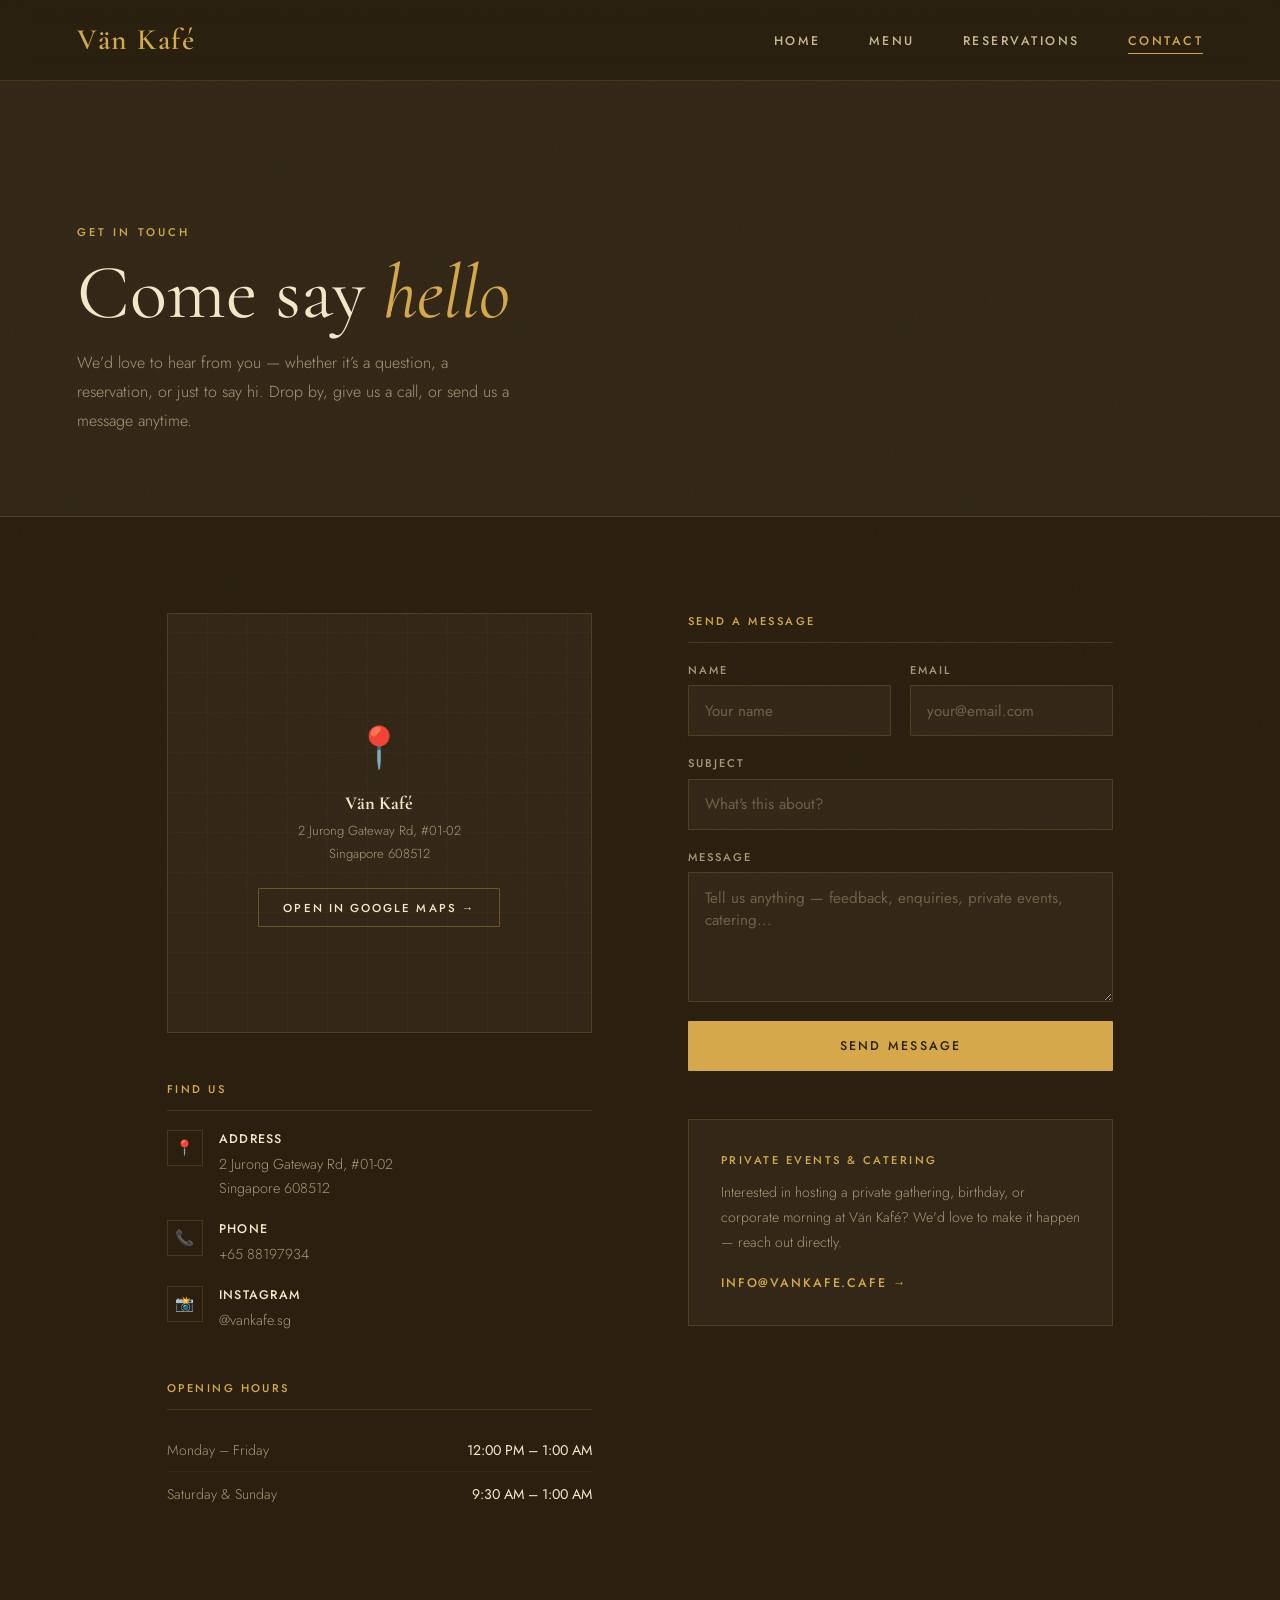
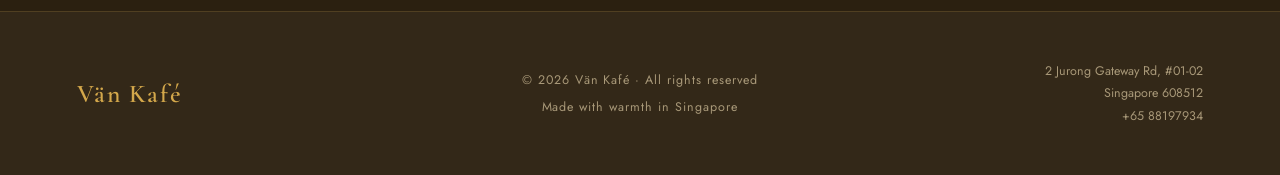
<file: contact.html>
<!DOCTYPE html>
<html lang="en">
<head>
  <meta charset="UTF-8" />
  <meta name="viewport" content="width=device-width, initial-scale=1.0" />
  <title>Vän Kafé — Contact</title>
  <link rel="stylesheet" href="style.css" />
  <style>
    .contact-hero { padding:9rem 6% 5rem; background:var(--bg2); border-bottom:1px solid var(--border); }
    .contact-hero h1 { font-family:'Cormorant Garamond',serif; font-size:clamp(3rem,6vw,5rem); font-weight:400; color:var(--cream); line-height:1.05; }
    .contact-hero h1 em { font-style:italic; color:var(--gold); }
    .contact-hero p { color:var(--text-muted); font-weight:300; line-height:1.8; margin-top:1rem; max-width:440px; }

    .contact-body { max-width:1100px; margin:0 auto; padding:6rem 6%; display:grid; grid-template-columns:1fr 1fr; gap:6rem; }

    .contact-block { margin-bottom:3rem; }
    .contact-block:last-child { margin-bottom:0; }

    .contact-block-title {
      font-size:0.7rem; text-transform:uppercase; letter-spacing:0.22em;
      color:var(--gold); font-weight:500; margin-bottom:1.2rem;
      padding-bottom:0.8rem; border-bottom:1px solid var(--border);
      display:block;
    }

    .contact-row { display:flex; gap:1rem; align-items:flex-start; margin-bottom:1.2rem; }
    .contact-row:last-child { margin-bottom:0; }
    .contact-ico { width:36px; height:36px; border:1px solid var(--border); display:flex; align-items:center; justify-content:center; font-size:0.95rem; flex-shrink:0; color:var(--gold); }
    .contact-row-text strong { display:block; font-size:0.78rem; text-transform:uppercase; letter-spacing:0.1em; color:var(--cream); margin-bottom:4px; font-weight:500; }
    .contact-row-text span { font-size:0.9rem; color:var(--text-muted); font-weight:300; line-height:1.7; }

    .hours-list { display:flex; flex-direction:column; gap:0; }
    .hours-row { display:flex; justify-content:space-between; padding:0.7rem 0; border-bottom:1px solid rgba(212,168,75,0.07); }
    .hours-row:last-child { border-bottom:none; }
    .hours-day { font-size:0.88rem; color:var(--text-muted); font-weight:300; }
    .hours-time { font-size:0.88rem; color:var(--cream); }

    /* MAP PLACEHOLDER */
    .map-box {
      background:var(--bg2);
      border:1px solid var(--border);
      height:420px;
      display:flex;
      flex-direction:column;
      align-items:center;
      justify-content:center;
      gap:1rem;
      position:relative;
      overflow:hidden;
    }

    .map-box::before {
      content:'';
      position:absolute; inset:0;
      background:
        repeating-linear-gradient(0deg, transparent, transparent 39px, rgba(212,168,75,0.05) 40px),
        repeating-linear-gradient(90deg, transparent, transparent 39px, rgba(212,168,75,0.05) 40px);
    }

    .map-pin { font-size:2.5rem; position:relative; z-index:1; }

    .map-label {
      position:relative; z-index:1;
      text-align:center;
    }

    .map-label strong {
      display:block;
      font-family:'Cormorant Garamond',serif;
      font-size:1.15rem; color:var(--cream); margin-bottom:4px;
    }

    .map-label span { font-size:0.82rem; color:var(--text-muted); font-weight:300; }

    .map-btn {
      position:relative; z-index:1;
      margin-top:0.5rem;
    }

    /* CONTACT FORM */
    .contact-form-grid { display:flex; flex-direction:column; gap:1.2rem; }
    .form-group { display:flex; flex-direction:column; gap:0.45rem; }
    label { font-size:0.7rem; text-transform:uppercase; letter-spacing:0.18em; color:var(--text-muted); font-weight:500; }
    input, select, textarea {
      background:var(--bg2); border:1px solid var(--border); border-radius:1px;
      padding:0.85rem 1rem; color:var(--cream); font-family:'Jost',sans-serif;
      font-size:0.95rem; outline:none; transition:border-color 0.2s; width:100%;
    }
    input::placeholder, textarea::placeholder { color:var(--text-muted); opacity:0.5; }
    input:focus, select:focus, textarea:focus { border-color:var(--gold); }
    textarea { resize:vertical; min-height:130px; }
    .form-row { display:grid; grid-template-columns:1fr 1fr; gap:1.2rem; }
    .send-success { display:none; padding:1.2rem; border:1px solid var(--gold-dim); background:rgba(212,168,75,0.08); color:var(--gold); font-size:0.88rem; line-height:1.7; }

    @media (max-width:900px) {
      .contact-body { grid-template-columns:1fr; gap:3rem; }
      .form-row { grid-template-columns:1fr; }
    }
  </style>
</head>
<body>
  <nav>
    <a class="nav-logo" href="index.html">Vän Kafé</a>
    <ul class="nav-links" id="navLinks">
      <li><a href="index.html">Home</a></li>
      <li><a href="menu.html">Menu</a></li>
      <li><a href="https://reserve.oddle.me/en_SG/vankafe" target="_blank">Reservations</a></li>
      <li><a href="contact.html" class="active">Contact</a></li>
    </ul>
    <button class="hamburger" id="hamburger"><span></span><span></span><span></span></button>
  </nav>
  <div class="page">

    <div class="contact-hero">
      <div class="fi">
        <span class="section-tag">Get In Touch</span>
        <h1>Come say <em>hello</em></h1>
        <p>We’d love to hear from you — whether it’s a question, a reservation, or just to say hi. Drop by, give us a call, or send us a message anytime.</p>
      </div>
    </div>

    <div class="contact-body">

      <!-- LEFT COL -->
      <div>
        <!-- Map -->
        <div class="map-box fi">
          <div class="map-pin">📍</div>
          <div class="map-label">
            <strong>Vän Kafé</strong>
            <span>2 Jurong Gateway Rd, #01-02<br>Singapore 608512</span>
          </div>
          <a href="https://www.google.com/maps/search/?api=1&query=van kafe" target="_blank" class="btn btn-outline map-btn" style="font-size:0.72rem; padding:0.65rem 1.5rem;">Open in Google Maps →</a>
        </div>

        <!-- Details -->
        <div style="margin-top:3rem;" class="fi fi-d1">
          <span class="contact-block-title">Find Us</span>
          <div class="contact-row">
            <div class="contact-ico">📍</div>
            <div class="contact-row-text"><strong>Address</strong><span>2 Jurong Gateway Rd, #01-02<br/>Singapore 608512</span></div>
          </div>
          <div class="contact-row">
            <div class="contact-ico">📞</div>
            <div class="contact-row-text"><strong>Phone</strong><span>+65 88197934</span></div>
          </div>
          <div class="contact-row">
            <div class="contact-ico">📸</div>
            <div class="contact-row-text"><strong>Instagram</strong><span>@vankafe.sg</span></div>
          </div>
        </div>

        <!-- Hours -->
        <div style="margin-top:3rem;" class="fi fi-d2">
          <span class="contact-block-title">Opening Hours</span>
          <div class="hours-list">
            <div class="hours-row"><span class="hours-day">Monday – Friday</span><span class="hours-time">12:00 PM – 1:00 AM</span></div>
            <div class="hours-row"><span class="hours-day">Saturday & Sunday</span><span class="hours-time">9:30 AM – 1:00 AM</span></div>
          </div>
        </div>
      </div>

      <!-- RIGHT COL — Message Form -->
      <div class="fi fi-d1">
        <span class="contact-block-title">Send a Message</span>
        <form class="contact-form-grid" id="contactForm">
          <div class="form-row">
            <div class="form-group"><label for="cname">Name</label><input type="text" id="cname" placeholder="Your name" required /></div>
            <div class="form-group"><label for="cemail">Email</label><input type="email" id="cemail" placeholder="your@email.com" required /></div>
          </div>
          <div class="form-group"><label for="csubject">Subject</label><input type="text" id="csubject" placeholder="What's this about?" /></div>
          <div class="form-group"><label for="cmsg">Message</label><textarea id="cmsg" placeholder="Tell us anything — feedback, enquiries, private events, catering..."></textarea></div>
          <div class="send-success" id="sendSuccess">✓ &nbsp;Message received! We'll get back to you within 1–2 business days.</div>
          <button type="submit" class="btn btn-gold" style="font-size:0.78rem;padding:1rem;">Send Message</button>
        </form>

        <div style="margin-top:3rem; padding:2rem; background:var(--bg2); border:1px solid var(--border);">
          <span class="contact-block-title" style="border-bottom:none; padding-bottom:0; margin-bottom:0.75rem;">Private Events & Catering</span>
          <p style="font-size:0.88rem; color:var(--text-muted); font-weight:300; line-height:1.75; margin-bottom:1rem;">Interested in hosting a private gathering, birthday, or corporate morning at Vän Kafé? We'd love to make it happen — reach out directly.</p>
          <a href="mailto:info@vankafe.cafe" style="font-size:0.78rem; color:var(--gold); text-transform:uppercase; letter-spacing:0.15em; font-weight:500; text-decoration:none;">info@vankafe.cafe →</a>
        </div>
      </div>

    </div>

    <footer>
      <span class="footer-logo">Vän Kafé</span>
      <div class="footer-center">© 2026 Vän Kafé · All rights reserved<br/><span style="margin-top:4px;display:block;">Made with warmth in Singapore</span></div>
      <div class="footer-right">2 Jurong Gateway Rd, #01-02<br>Singapore 608512<br/>+65 88197934</div>
  </div>
    <script>
    // hamburger toggle
    document.getElementById('hamburger').addEventListener('click', (e) => {
      e.stopPropagation();
      document.getElementById('navLinks').classList.toggle('open');
    });

    // close when clicking outside 
    document.addEventListener('click', (e) => {
      const nav = document.getElementById('navLinks');
      const hamburger = document.getElementById('hamburger');

      if (!nav.contains(e.target) && !hamburger.contains(e.target)) {
        nav.classList.remove('open');
      }
    });

    // contact form logic
    document.getElementById('contactForm').addEventListener('submit', function(e) {
      e.preventDefault();

      document.getElementById('sendSuccess').style.display = 'block';

      this.querySelectorAll('input, textarea').forEach(el => el.disabled = true);

      const btn = this.querySelector('button[type=submit]');
      btn.disabled = true;
      btn.style.opacity = '0.5';
    });

    // fade-in observer
    const obs = new IntersectionObserver(entries => {
      entries.forEach(e => {
        if (e.isIntersecting) {
          e.target.classList.add('on');
          obs.unobserve(e.target);
        }
      });
    }, { threshold: 0.08 });

    document.querySelectorAll('.fi').forEach(el => obs.observe(el));
  </script>
</body>
</html>
</file>
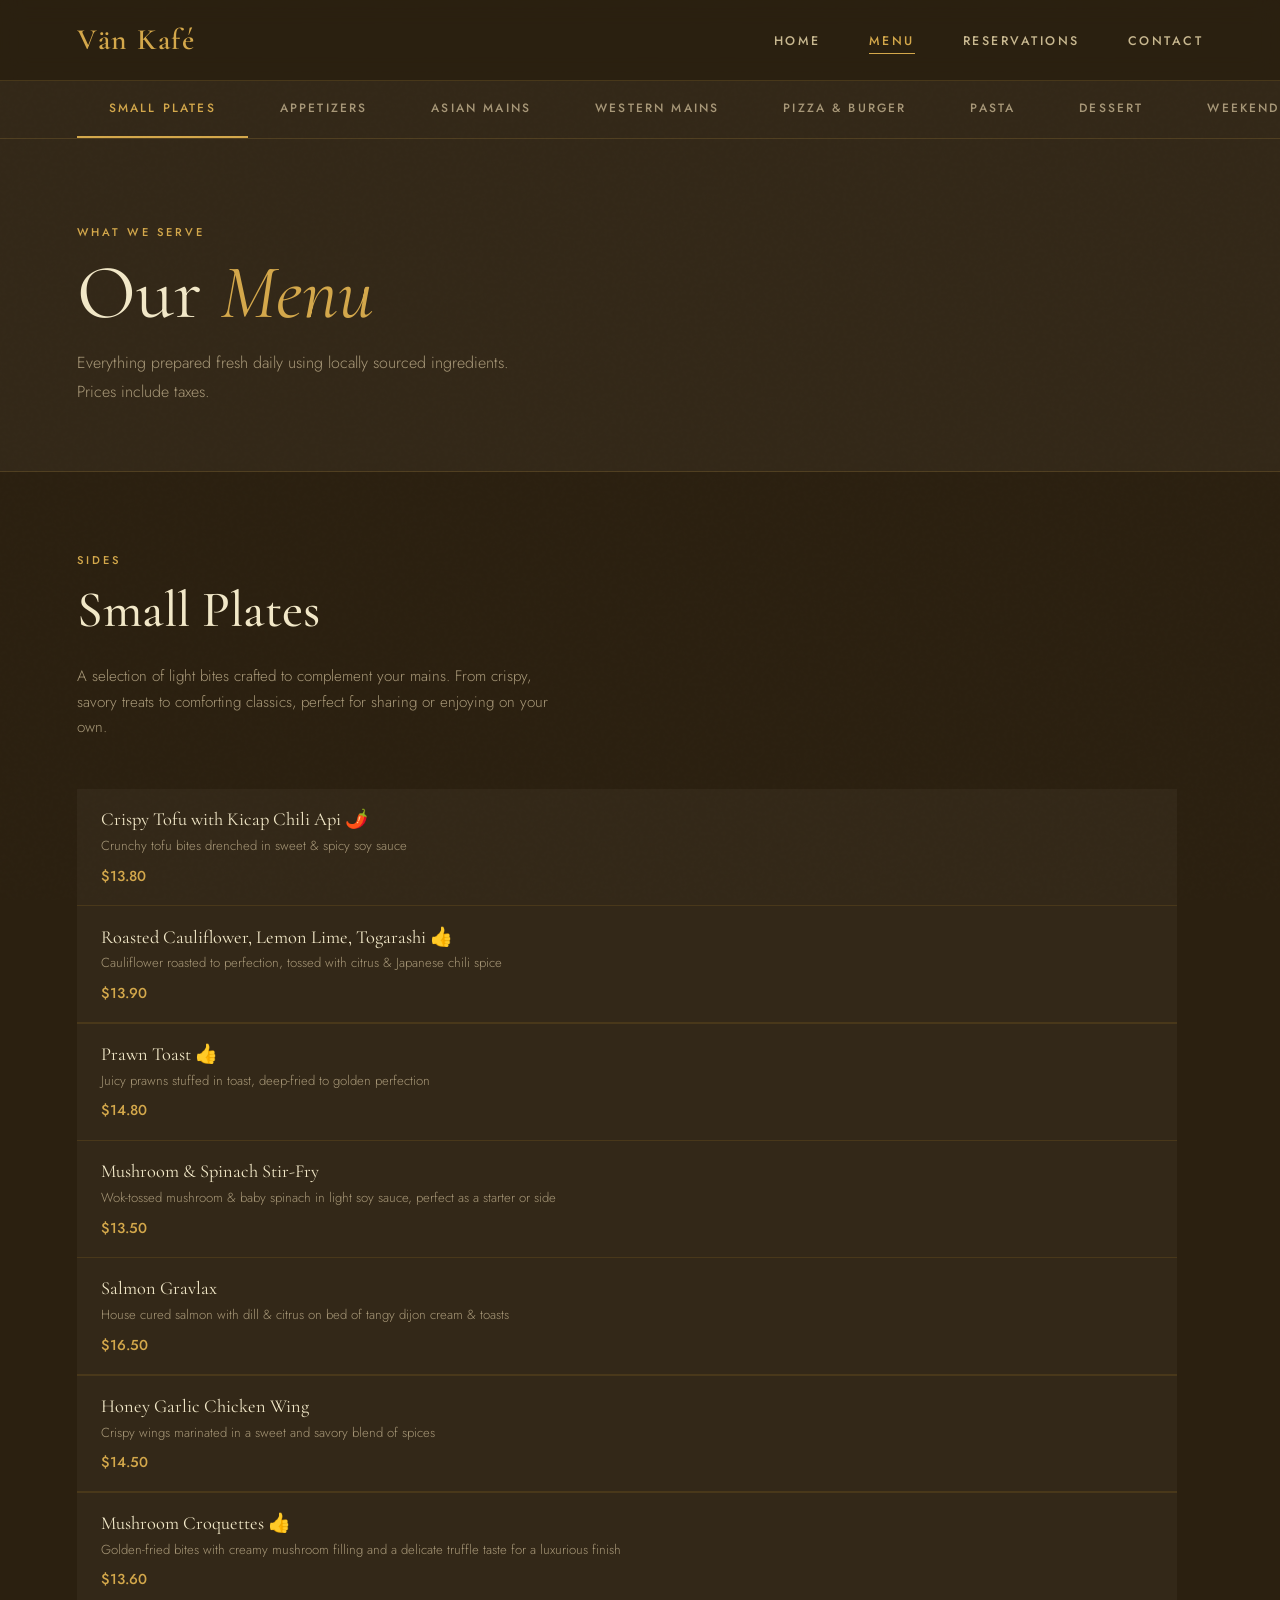
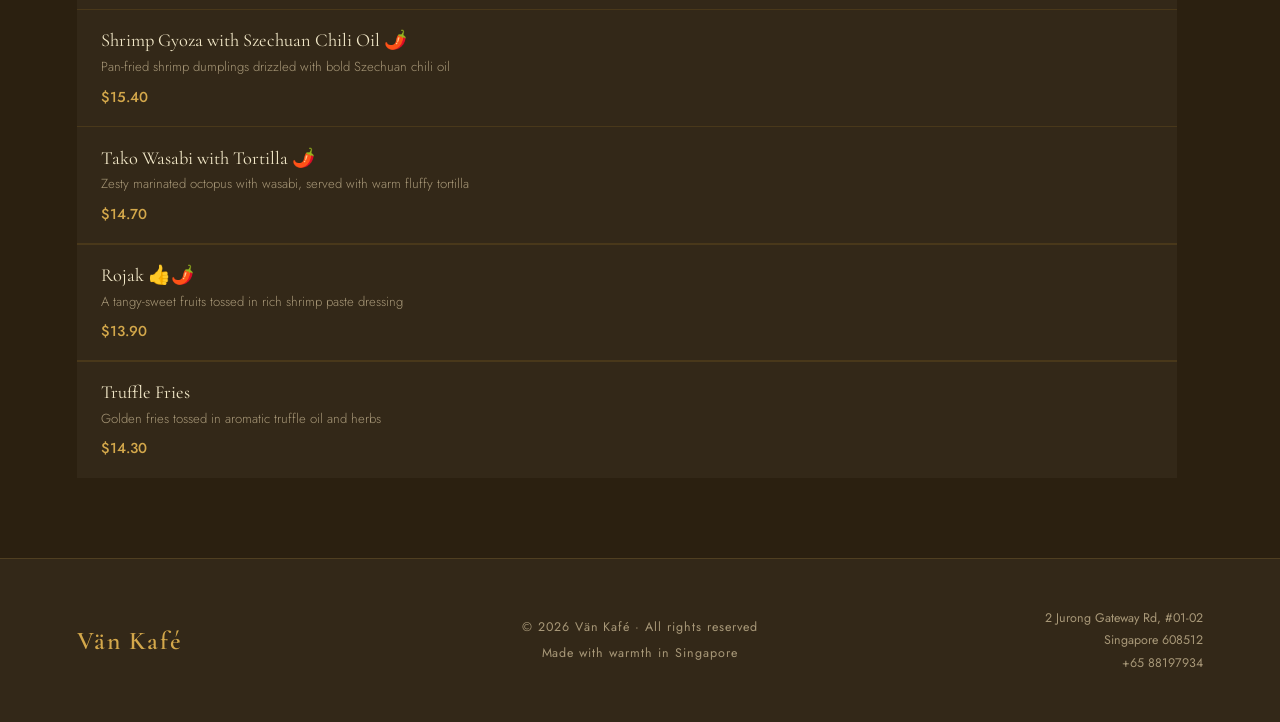
<file: menu.html>
<!DOCTYPE html>
<html lang="en">
<head>
  <meta charset="UTF-8" />
  <meta name="viewport" content="width=device-width, initial-scale=1.0" />
  <title>Vän Kafé — Menu</title>
  <link rel="stylesheet" href="style.css" />
  <style>
    .page-hero { padding:9rem 6% 4rem; background:var(--bg2); border-bottom:1px solid var(--border); }
    .page-hero h1 { font-family:'Cormorant Garamond',serif; font-size:clamp(3rem,6vw,5rem); font-weight:400; color:var(--cream); line-height:1.05; }
    .page-hero h1 em { font-style:italic; color:var(--gold); }
    .page-hero p { color:var(--text-muted); font-weight:300; line-height:1.8; margin-top:1rem; max-width:440px; }
    .menu-nav { background:var(--bg2); border-bottom:1px solid var(--border); padding:0 6%; display:flex; overflow-x:auto; scrollbar-width:none; margin-top:80px; align-items: center; z-index: 1;}
    .menu-nav::-webkit-scrollbar { display:none; }
    .menu-tab { padding:1.2rem 2rem; font-size:0.75rem; text-transform:uppercase; letter-spacing:0.18em; font-weight:500; color:var(--text-muted); cursor:pointer; border:none; background:transparent; font-family:'Jost',sans-serif; border-bottom:2px solid transparent; transition:all 0.2s; white-space:nowrap; }
    .menu-tab:hover { color:var(--cream); }
    .menu-tab.active { color:var(--gold); border-bottom-color:var(--gold); }
    .menu-section { display:none; padding:5rem 6%;}
    .menu-section.active { display:block; }
    .menu-section-header { margin-bottom:3rem; }
    .menu-section-header p { color:var(--text-muted); font-weight:300; font-size:0.95rem; max-width:480px; margin-top:0.75rem; line-height:1.7; }
    .menu-list { display:grid; grid-template-columns:1fr; gap:1.5px; background:var(--border); max-width:1100px;}
    .menu-item { background:var(--bg2); display:grid; grid-template-columns: 1fr; transition:background 0.2s; }
    .menu-group { grid-column: 1 / -1; padding: 1.2rem 1.5rem 0.5rem; background: var(--bg2); border-top: 1px solid var(--border); }
    .menu-group .section-tag {font-size:1rem;}
    .menu-item:hover { background:var(--bg3); }
    .menu-item-body { padding:1.2rem 1.5rem; display:flex; flex-direction:column; justify-content:center; }
    .menu-item-name { font-family:'Cormorant Garamond',serif; font-size:1.15rem; color:var(--cream); margin-bottom:0.3rem; }
    .menu-item-desc { font-size:0.82rem; color:var(--text-muted); font-weight:300; line-height:1.6; margin-bottom:0.6rem; }
    .menu-item-footer { display:flex; align-items:center; justify-content:space-between; }
    .menu-item-price { font-size:0.9rem; color:var(--gold); font-weight:500; }
    .menu-tag { font-size:0.65rem; text-transform:uppercase; letter-spacing:0.12em; padding:3px 8px; border:1px solid var(--border2); color:var(--text-muted); border-radius:1px; }
@media (max-width:500px) {
  .menu-section {
    padding: 3rem 5%;
  }

  .menu-item-body {
    padding: 1rem 1.2rem;
  }

  .menu-item-name {
    font-size: 1rem;
  }

  .menu-item-desc {
    font-size: 0.75rem;
  }

  .menu-group {
    padding: 1rem 1.2rem 0.4rem;
  }

  .menu-group .section-tag {
    font-size: 0.85rem;
  }
}
  </style>
</head>
<body>
  <nav>
    <a class="nav-logo" href="index.html">Vän Kafé</a>
    <ul class="nav-links" id="navLinks">
      <li><a href="index.html">Home</a></li>
      <li><a href="menu.html" class="active">Menu</a></li>
      <li><a href="https://reserve.oddle.me/en_SG/vankafe" target="_blank">Reservations</a></li>
      <li><a href="contact.html">Contact</a></li>
    </ul>
    <button class="hamburger" id="hamburger"><span></span><span></span><span></span></button>
  </nav>
  <div class="page">
    <div class="page-hero"><div class="fi"><span class="section-tag">What We Serve</span><h1>Our <em>Menu</em></h1><p>Everything prepared fresh daily using locally sourced ingredients. Prices include taxes.</p></div></div>
    <nav class="menu-nav">
      <button class="menu-tab active" data-tab="smallplates">Small Plates</button>
      <button class="menu-tab" data-tab="appetizers">Appetizers</button>
      <button class="menu-tab" data-tab="asianmains">Asian Mains</button>
      <button class="menu-tab" data-tab="westernmains">Western Mains</button>
      <button class="menu-tab" data-tab="pizza&burger">Pizza & Burger</button>
      <button class="menu-tab" data-tab="pasta">Pasta</button>
      <button class="menu-tab" data-tab="dessert">Dessert</button>
      <button class="menu-tab" data-tab="weekendbrunch">Weekend Brunch</button>
      <button class="menu-tab" data-tab="drinks">Drinks</button>
    </nav>

    <div class="menu-section active" id="tab-smallplates">
      <div class="menu-section-header fi"><span class="section-tag">Sides</span><h2 class="section-title">Small Plates</h2><p>A selection of light bites crafted to complement your mains. From crispy, savory treats to comforting classics, perfect for sharing or enjoying on your own.</p></div>
      <div class="menu-list fi fi-d1">
        <div class="menu-item"><div class="menu-item-body"><div class="menu-item-name">Crispy Tofu with Kicap Chili Api 🌶️</div><div class="menu-item-desc">Crunchy tofu bites drenched in sweet & spicy soy sauce</div><div class="menu-item-footer"><span class="menu-item-price">$13.80</span></div></div></div>
        <div class="menu-item"><div class="menu-item-body"><div class="menu-item-name">Roasted Cauliflower, Lemon Lime, Togarashi 👍</div><div class="menu-item-desc">Cauliflower roasted to perfection, tossed with citrus & Japanese chili spice</div><div class="menu-item-footer"><span class="menu-item-price">$13.90</span></div></div></div>
        <div class="menu-item"><div class="menu-item-body"><div class="menu-item-name">Prawn Toast 👍</div><div class="menu-item-desc">Juicy prawns stuffed in toast, deep-fried to golden perfection</div><div class="menu-item-footer"><span class="menu-item-price">$14.80</span></div></div></div>
        <div class="menu-item"><div class="menu-item-body"><div class="menu-item-name">Mushroom & Spinach Stir-Fry</div><div class="menu-item-desc">Wok-tossed mushroom & baby spinach in light soy sauce, perfect as a starter or side</div><div class="menu-item-footer"><span class="menu-item-price">$13.50</span></div></div></div>
        <div class="menu-item"><div class="menu-item-body"><div class="menu-item-name">Salmon Gravlax</div><div class="menu-item-desc">House cured salmon with dill & citrus on bed of tangy dijon cream & toasts</div><div class="menu-item-footer"><span class="menu-item-price">$16.50</span></div></div></div>
        <div class="menu-item"><div class="menu-item-body"><div class="menu-item-name">Honey Garlic Chicken Wing</div><div class="menu-item-desc">Crispy wings marinated in a sweet and savory blend of spices</div><div class="menu-item-footer"><span class="menu-item-price">$14.50</span></div></div></div>
        <div class="menu-item"><div class="menu-item-body"><div class="menu-item-name">Mushroom Croquettes 👍</div><div class="menu-item-desc">Golden-fried bites with creamy mushroom filling and a delicate truffle taste for a luxurious finish</div><div class="menu-item-footer"><span class="menu-item-price">$13.60</span></div></div></div>
        <div class="menu-item"><div class="menu-item-body"><div class="menu-item-name">Shrimp Gyoza with Szechuan Chili Oil 🌶️</div><div class="menu-item-desc">Pan-fried shrimp dumplings drizzled with bold Szechuan chili oil</div><div class="menu-item-footer"><span class="menu-item-price">$15.40</span></div></div></div>
        <div class="menu-item"><div class="menu-item-body"><div class="menu-item-name">Tako Wasabi with Tortilla 🌶️</div><div class="menu-item-desc">Zesty marinated octopus with wasabi, served with warm fluffy tortilla</div><div class="menu-item-footer"><span class="menu-item-price">$14.70</span></div></div></div>
        <div class="menu-item"><div class="menu-item-body"><div class="menu-item-name">Rojak 👍🌶️</div><div class="menu-item-desc">A tangy-sweet fruits tossed in rich shrimp paste dressing</div><div class="menu-item-footer"><span class="menu-item-price">$13.90</span></div></div></div>
        <div class="menu-item"><div class="menu-item-body"><div class="menu-item-name">Truffle Fries</div><div class="menu-item-desc">Golden fries tossed in aromatic truffle oil and herbs</div><div class="menu-item-footer"><span class="menu-item-price">$14.30</span></div></div></div>  
      </div>
    </div>

    <div class="menu-section" id="tab-appetizers">
      <div class="menu-section-header fi"><span class="section-tag">Starters</span><h2 class="section-title">Appetisers</h2><p>Light, flavourful dishes designed to awaken your palate. A perfect introduction to your meal, from fresh and vibrant to warm and savoury beginnings.</p></div>
      <div class="menu-list fi fi-d1">
        <div class="menu-item"><div class="menu-item-body"><div class="menu-item-name">Grilled Sea Prawns 👍</div><div class="menu-item-desc">Succulent sea prawns grilled with fragrant turmeric sauce, served with warm tortilla</div><div class="menu-item-footer"><span class="menu-item-price">$17.90</span></div></div></div>
        <div class="menu-item"><div class="menu-item-body"><div class="menu-item-name">Sake Steamed Clams 👍</div><div class="menu-item-desc">Fresh clams gently steamed in aromatic sake broth</div><div class="menu-item-footer"><span class="menu-item-price">$16.40</span></div></div></div>
        <div class="menu-item"><div class="menu-item-body"><div class="menu-item-name">Garden Salad with Smoked Duck</div><div class="menu-item-desc">Fresh crisp mixed greens topped with smoky duck breast for a savory twist</div><div class="menu-item-footer"><span class="menu-item-price">$17.30</span></div></div></div>
        <div class="menu-item"><div class="menu-item-body"><div class="menu-item-name">Caesar Salad with Grilled Chicken</div><div class="menu-item-desc">Crisp mix of lettuces dressed with velvety caesar dressing served with crispy garlic crouton</div><div class="menu-item-footer"><span class="menu-item-price">$17.50</span></div></div></div>
        <div class="menu-item"><div class="menu-item-body"><div class="menu-item-name">Glazed Kailan</div><div class="menu-item-desc">Charred Chinese broccoli glazed with a savory seaweed sauce</div><div class="menu-item-footer"><span class="menu-item-price">$17.50</span></div></div></div>
        <div class="menu-item"><div class="menu-item-body"><div class="menu-item-name">Swedish Meatballs (Kottbullar)</div><div class="menu-item-desc">Pan-roasted to juicy perfection, served with fluffy mashed potatoes & sour cherries</div><div class="menu-item-footer"><span class="menu-item-price">$17.50</span></div></div></div>
        <div class="menu-item"><div class="menu-item-body"><div class="menu-item-name">Grilled Eggplant with Miso Glaze</div><div class="menu-item-desc">Charred eggplant slices brushed with a sweet-savory miso glaze and topped with sesame seeds</div><div class="menu-item-footer"><span class="menu-item-price">$17.50</span></div></div></div>
      </div>
    </div>

    <div class="menu-section" id="tab-asianmains">
      <div class="menu-section-header fi"><span class="section-tag">Traditional Favourites</span><h2 class="section-title">Asian Mains</h2><p>A selection of hearty, flavour-rich Asian dishes. From bold, savoury classics to comforting staples, each crafted for a satisfying meal.</p></div>
      <div class="menu-list fi fi-d1">
        <div class="menu-group">
          <span class="section-tag">Rice</span>
        </div>
        <div class="menu-item"><div class="menu-item-body"><div class="menu-item-name">Nasi Lemak with Crispy Rempah Chicken 👍🌶️</div><div class="menu-item-desc">Fragrant coconut rice served with spiced crispy chicken, sambal, egg, and condiments</div><div class="menu-item-footer"><span class="menu-item-price">$23.70</span></div></div></div>
        <div class="menu-item"><div class="menu-item-body"><div class="menu-item-name">Gyu Don 👍</div><div class="menu-item-desc">Japanese-style rice bowl topped with tender beef simmered in soy and onions</div><div class="menu-item-footer"><span class="menu-item-price">$24.80</span></div></div></div>
        <div class="menu-item"><div class="menu-item-body"><div class="menu-item-name">Tori Don</div><div class="menu-item-desc">Steamed rice topped with juicy grilled chicken in a savory yakiniku glaze</div><div class="menu-item-footer"><span class="menu-item-price">$22.90</span></div></div></div>
        <div class="menu-item"><div class="menu-item-body"><div class="menu-item-name">Vegan Bibimbap 🌶️</div><div class="menu-item-desc">Sauteed root vegetables dressed in earthy sesame oil served with spicy & tangy gochujang sauce and steamed rice</div><div class="menu-item-footer"><span class="menu-item-price">$22.30</span></div></div></div>
        <div class="menu-group">
          <span class="section-tag">Noodles</span>
        </div>
        <div class="menu-item"><div class="menu-item-body"><div class="menu-item-name">Chicken Noodles (Ji Si Mian-Inspired) 👍</div><div class="menu-item-desc">Springy noodles topped with tender seared chicken thigh and light soy sauce and lard</div><div class="menu-item-footer"><span class="menu-item-price">$18.50</span></div></div></div>
        <div class="menu-item"><div class="menu-item-body"><div class="menu-item-name">Laksa with Prawns 👍🌶️</div><div class="menu-item-desc">Spicy coconut curry noodle soup loaded with prawns and fresh herbs</div><div class="menu-item-footer"><span class="menu-item-price">$21.50</span></div></div></div>
        <div class="menu-item"><div class="menu-item-body"><div class="menu-item-name">Penang Prawn Noodles 🌶️</div><div class="menu-item-desc">Bold, aromatic prawn broth served with rice vermicelli, prawns, thinly sliced pork and chili paste</div><div class="menu-item-footer"><span class="menu-item-price">$19.50</span></div></div></div>
      </div>
    </div>

    <div class="menu-section" id="tab-westernmains">
      <div class="menu-section-header fi"><span class="section-tag">Classic Plates</span><h2 class="section-title">Western Mains</h2><p>A range of well-loved Western dishes. Featuring rich, hearty flavours and comforting favourites, perfect for a fulfilling dining experience.</p></div>
      <div class="menu-list fi fi-d1">
        <div class="menu-item"><div class="menu-item-body"><div class="menu-item-name">Black Angus Ribeye, Roasted Baby Potatoes, Jus 👍</div><div class="menu-item-desc">Charcoal kissed Ribeye steak served with roasted baby potatoes and rich beef jus</div><div class="menu-item-footer"><span class="menu-item-price">$36.50</span></div></div></div>
        <div class="menu-item"><div class="menu-item-body"><div class="menu-item-name">Salmon, Shaved Fennel, Pesto Sauce</div><div class="menu-item-desc">Pan-seared salmon paired with a refreshing fennel salad, potatoes and fresh pesto sauce</div><div class="menu-item-footer"><span class="menu-item-price">$33.50</span></div></div></div>
        <div class="menu-item"><div class="menu-item-body"><div class="menu-item-name">Fish & Chips - Tartare Sauce 👍</div><div class="menu-item-desc">Crispy battered Cod Fish with golden fries, served with tangy tartare sauce</div><div class="menu-item-footer"><span class="menu-item-price">$37.50</span></div></div></div>
        <div class="menu-item"><div class="menu-item-body"><div class="menu-item-name">Chicken Chop (Fried)</div><div class="menu-item-desc">Crispy fried chicken chop served two ways. Choice of: Creamy Onion gravy served with crispy fries OR Classic chicken chop sauce served with Thai fragrant rice</div><div class="menu-item-footer"><span class="menu-item-price">$23.90</span></div></div></div>
        <div class="menu-item"><div class="menu-item-body"><div class="menu-item-name">Vegan Bowl</div><div class="menu-item-desc">A nourishing bowl of quinoa, avocado, roasted vegetables and chickpeas, finished with creamy tahini dressing</div><div class="menu-item-footer"><span class="menu-item-price">$19.60</span></div></div></div>
        <div class="menu-item"><div class="menu-item-body"><div class="menu-item-name">Cauliflower & Chickpea Stew 🌶️</div><div class="menu-item-desc">Oven-roasted cauliflower in harissa spices, served on a bed of spiced tomato chickpea stew</div><div class="menu-item-footer"><span class="menu-item-price">$23.80</span></div></div></div>
      </div>
    </div>

    <div class="menu-section" id="tab-pizza&burger">
      <div class="menu-section-header fi"><span class="section-tag">Grill & Oven</span><h2 class="section-title">Pizza & Burger</h2><p>A satisfying mix of oven-baked pizzas and juicy burgers loaded with bold flavours, fresh ingredients, and crafted for indulgence.</p></div>
      <div class="menu-list fi fi-d1">
        <div class="menu-item"><div class="menu-item-body"><div class="menu-item-name">Carnivore 👍</div><div class="menu-item-desc">A hearty meat lover's pizza loaded with sausage, smoked chicken, and pepperoni</div><div class="menu-item-footer"><span class="menu-item-price">$33</span></div></div></div>
        <div class="menu-item"><div class="menu-item-body"><div class="menu-item-name">Quattro Fromage</div><div class="menu-item-desc">A rich and creamy four-cheese blend for serious cheese lovers</div><div class="menu-item-footer"><span class="menu-item-price">$32.60</span></div></div></div>
        <div class="menu-item"><div class="menu-item-body"><div class="menu-item-name">Truffle Carbonara</div><div class="menu-item-desc">A luxurious white pizza with smoked chicken, caramelized onions, and truffle-scented bechamel (Vegetarian Option Available)</div><div class="menu-item-footer"><span class="menu-item-price">$32.70</span></div></div></div>
        <div class="menu-item"><div class="menu-item-body"><div class="menu-item-name">Margherita</div><div class="menu-item-desc">A timeless classic with tomato base, fresh buffalo mozzarella, and fragrant basil</div><div class="menu-item-footer"><span class="menu-item-price">$28</span></div></div></div>
        <div class="menu-item"><div class="menu-item-body"><div class="menu-item-name">Bolognese</div><div class="menu-item-desc">Slow cooked wagyu farce cooked in red wine and tomatoes topped stringy mozzarella</div><div class="menu-item-footer"><span class="menu-item-price">$34</span></div></div></div>
        <div class="menu-item"><div class="menu-item-body"><div class="menu-item-name">Fried Chicken Burger</div><div class="menu-item-desc">Crispy fried chicken thigh and house hot sauce stacked with cheddar in a toasted bun</div><div class="menu-item-footer"><span class="menu-item-price">$24.80</span></div></div></div>
        <div class="menu-item"><div class="menu-item-body"><div class="menu-item-name">Classic Wagyu Beef Burger 👍</div><div class="menu-item-desc">Juicy wagyu beef patty with cheese, lettuce, tomato, and pickles in a soft bun</div><div class="menu-item-footer"><span class="menu-item-price">$26.50</span></div></div></div>
      </div>
    </div>

    <div class="menu-section" id="tab-pasta">
      <div class="menu-section-header fi"><span class="section-tag">Italian Comforts</span><h2 class="section-title">Pasta</h2><p>A collection of pasta dishes tossed in rich, flavourful sauces from creamy classics to light, savoury favourites.</p></div>
      <div class="menu-list fi fi-d1">
        <div class="menu-item"><div class="menu-item-body"><div class="menu-item-name">Bolognese 👍</div><div class="menu-item-desc">Classic pasta tossed in rich, slow-cooked beef simmered in tomato sauce</div><div class="menu-item-footer"><span class="menu-item-price">$25.40</span></div></div></div>
        <div class="menu-item"><div class="menu-item-body"><div class="menu-item-name">Seafood Marinara</div><div class="menu-item-desc">A medley of seafood in zesty tomato marinara over al dente pasta</div><div class="menu-item-footer"><span class="menu-item-price">$25.60</span></div></div></div>
        <div class="menu-item"><div class="menu-item-body"><div class="menu-item-name">Smoked Duck Pasta 👍🌶️</div><div class="menu-item-desc">Smoky sliced duck breast paired with pasta tossed in olive oil, lifted by the fiery kick of red bird's eye chilli</div><div class="menu-item-footer"><span class="menu-item-price">$23.70</span></div></div></div>
        <div class="menu-item"><div class="menu-item-body"><div class="menu-item-name">Creamy Seafood Pasta</div><div class="menu-item-desc">Creamy, indulgent pasta loaded with prawns, squid, and clams</div><div class="menu-item-footer"><span class="menu-item-price">$25.80</span></div></div></div>
        <div class="menu-item"><div class="menu-item-body"><div class="menu-item-name">Creamy Smoked Chicken Pasta</div><div class="menu-item-desc">Tender smoked chicken in a rich, velvety cream sauce over pasta</div><div class="menu-item-footer"><span class="menu-item-price">$22.30</span></div></div></div>
        <div class="menu-item"><div class="menu-item-body"><div class="menu-item-name">Seafood Chili Padi 🌶️</div><div class="menu-item-desc">Fiery pasta tossed with mixed seafood and bird's eye chili for a bold local twist</div><div class="menu-item-footer"><span class="menu-item-price">$25.90</span></div></div></div>
      </div>
    </div>

    <div class="menu-section" id="tab-dessert">
      <div class="menu-section-header fi"><span class="section-tag">Sweet Treats</span><h2 class="section-title">Dessert</h2><p>A delightful selection of desserts to end your meal from rich indulgences to light, refreshing bites.</p></div>
      <div class="menu-list fi fi-d1">
        <div class="menu-item"><div class="menu-item-body"><div class="menu-item-name">Tiramisu</div><div class="menu-item-desc">Classic Italian layered dessert with espresso-soaked sponge and creamy mascarpone</div><div class="menu-item-footer"><span class="menu-item-price">$13.50</span></div></div></div>
        <div class="menu-item"><div class="menu-item-body"><div class="menu-item-name">Chocolate Pie</div><div class="menu-item-desc">Rich chocolate filling in a buttery crust, perfect for chocoholics</div><div class="menu-item-footer"><span class="menu-item-price">$12.80</span></div></div></div>
        <div class="menu-item"><div class="menu-item-body"><div class="menu-item-name">Profiteroles, Chocolate</div><div class="menu-item-desc">Light choux puffs filled with ice-cream and drizzled with chocolate sauce</div><div class="menu-item-footer"><span class="menu-item-price">$11.90</span></div></div></div>
        <div class="menu-item"><div class="menu-item-body"><div class="menu-item-name">Ice Kacang 👍</div><div class="menu-item-desc">Shaved ice mountain topped with red beans, jelly, sweet corn, and syrup</div><div class="menu-item-footer"><span class="menu-item-price">$8.90</span></div></div></div>
        <div class="menu-item"><div class="menu-item-body"><div class="menu-item-name">Cendol 👍</div><div class="menu-item-desc">Chilled dessert with pandan jelly, coconut milk, and palm sugar syrup</div><div class="menu-item-footer"><span class="menu-item-price">$8.90</span></div></div></div>
      </div>
    </div>

    <div class="menu-section" id="tab-weekendbrunch">
      <div class="menu-section-header fi"><span class="section-tag">Afternoon Favourites</span><h2 class="section-title">Weekend Brunch</h2><p>A relaxed selection of brunch classics perfect for slow weekends, featuring both sweet and savoury options to start your day right.<br><br><b><i>9.30am - 4pm Saturdays & Sundays</i></b></p></div>
      <div class="menu-list fi fi-d1">
        <div class="menu-item"><div class="menu-item-body"><div class="menu-item-name">Avocado Toast</div><div class="menu-item-desc">Smashed avocado on sourdough, topped with a poached egg, cherry tomatoes, and microgreens</div><div class="menu-item-footer"><span class="menu-item-price">$20.20</span></div></div></div>
        <div class="menu-item"><div class="menu-item-body"><div class="menu-item-name">Eggs Benedict</div><div class="menu-item-desc">Soft-poached eggs on English muffins with smoked turkey ham and creamy hollandaise sauce</div><div class="menu-item-footer"><span class="menu-item-price">$21.80</span></div></div></div>
        <div class="menu-item"><div class="menu-item-body"><div class="menu-item-name">Eggs Royale</div><div class="menu-item-desc">Soft-poached eggs on English muffins with smoked ocean trout and creamy hollandaise sauce</div><div class="menu-item-footer"><span class="menu-item-price">$23.30</span></div></div></div>
        <div class="menu-item"><div class="menu-item-body"><div class="menu-item-name">Big Breakfast Plate</div><div class="menu-item-desc">A hearty plate of eggs, sausage, hash browns, mushrooms, toast, and grilled tomato</div><div class="menu-item-footer"><span class="menu-item-price">$29.60</span></div></div></div>
        <div class="menu-item"><div class="menu-item-body"><div class="menu-item-name">Buttermilk Pancakes</div><div class="menu-item-desc">Fluffy pancakes stacked high with maple syrup, butter, and seasonal fruits</div><div class="menu-item-footer"><span class="menu-item-price">$21.40</span></div></div></div>
        <div class="menu-item"><div class="menu-item-body"><div class="menu-item-name">French Toast</div><div class="menu-item-desc">Thick brioche slices soaked in cinnamon-vanilla custard and pan-fried, topped with berries and syrup</div><div class="menu-item-footer"><span class="menu-item-price">$21.40</span></div></div></div>
        <div class="menu-item"><div class="menu-item-body"><div class="menu-item-name">Shakshuka</div><div class="menu-item-desc">Poached eggs simmered in a spiced tomato and pepper sauce, served with crusty bread</div><div class="menu-item-footer"><span class="menu-item-price">$24.30</span></div></div></div>
        <div class="menu-item"><div class="menu-item-body"><div class="menu-item-name">Breakfast Burrito</div><div class="menu-item-desc">Tortilla wrap filled with scrambled eggs, cheese, avocado, and spiced chicken</div><div class="menu-item-footer"><span class="menu-item-price">$21.50</span></div></div></div>
      </div>
    </div>

    <div class="menu-section" id="tab-drinks">
      <div class="menu-section-header fi"><span class="section-tag">Beverages</span><h2 class="section-title">Drinks</h2><p>A variety of refreshing drinks from handcrafted coffees and teas to cool, thirst-quenching options for any time of day.</p></div>
      <div class="menu-list fi fi-d1">
        <div class="menu-group">
          <span class="section-tag">Coffee</span>
        </div>
            <div class="menu-item"><div class="menu-item-body"><div class="menu-item-name">Long Black (Hot/Cold)</div><div class="menu-item-footer"><span class="menu-item-price">$5/6</span></div></div></div>
            <div class="menu-item"><div class="menu-item-body"><div class="menu-item-name">Latte (Hot/Cold)</div><div class="menu-item-footer"><span class="menu-item-price">$6/7</span></div></div></div>
            <div class="menu-item"><div class="menu-item-body"><div class="menu-item-name">Cappucino (Hot/Cold)</div><div class="menu-item-footer"><span class="menu-item-price">$6/7</span></div></div></div>
            <div class="menu-item"><div class="menu-item-body"><div class="menu-item-name">Flat White (Hot/Cold)</div><div class="menu-item-footer"><span class="menu-item-price">$6/7</span></div></div></div>
            <div class="menu-item"><div class="menu-item-body"><div class="menu-item-name">Mocha (Hot/Cold)</div><div class="menu-item-footer"><span class="menu-item-price">$6.50/7.50</span></div></div></div>
            <div class="menu-item"><div class="menu-item-body"><div class="menu-item-name">Chocolate (Hot/Cold)</div><div class="menu-item-footer"><span class="menu-item-price">$6.50/7.500</span></div></div></div>
            <div class="menu-item"><div class="menu-item-body"><div class="menu-item-name">Matcha (Hot/Cold)</div><div class="menu-item-footer"><span class="menu-item-price">$6/7</span></div></div></div>
            <div class="menu-item"><div class="menu-item-body"><div class="menu-item-name">Espresso</div><div class="menu-item-footer"><span class="menu-item-price">$3.50</span></div></div></div>
            <div class="menu-item"><div class="menu-item-body"><div class="menu-item-name">Double Espresso</div><div class="menu-item-footer"><span class="menu-item-price">$5.50</span></div></div></div>
            <div class="menu-item"><div class="menu-item-body"><div class="menu-item-name">Affogato</div><div class="menu-item-footer"><span class="menu-item-price">$7</span></div></div></div>
        <div class="menu-group">
          <span class="section-tag">Tea (Gryphon)</span>
        </div>
            <div class="menu-item"><div class="menu-item-body"><div class="menu-item-name">English Breakfast</div><div class="menu-item-footer"><span class="menu-item-price">$5.30</span></div></div></div>
            <div class="menu-item"><div class="menu-item-body"><div class="menu-item-name">Earl Grey</div><div class="menu-item-footer"><span class="menu-item-price">$5.30</span></div></div></div>
            <div class="menu-item"><div class="menu-item-body"><div class="menu-item-name">Lemon Mint</div><div class="menu-item-footer"><span class="menu-item-price">$5.30</span></div></div></div>
            <div class="menu-item"><div class="menu-item-body"><div class="menu-item-name">Apple Chamomile</div><div class="menu-item-footer"><span class="menu-item-price">$5.30</span></div></div></div>
            <div class="menu-item"><div class="menu-item-body"><div class="menu-item-name">Peppermint</div><div class="menu-item-footer"><span class="menu-item-price">$5.30</span></div></div></div>
            <div class="menu-item"><div class="menu-item-body"><div class="menu-item-name">Green Tea</div><div class="menu-item-footer"><span class="menu-item-price">$5.30</span></div></div></div>
        <div class="menu-group">
          <span class="section-tag">Refreshments</span>
        </div>
          <div class="menu-item"><div class="menu-item-body"><div class="menu-item-name">Coke / Sprite / Ginger Ale / Tonic / Soda / Green Tea / Red Bull (+$2)</div><div class="menu-item-footer"><span class="menu-item-price">$5.20/Can</span></div></div></div>
          <div class="menu-item"><div class="menu-item-body"><div class="menu-item-name">Van Sparking Water</div><div class="menu-item-footer"><span class="menu-item-price">$6/Carafe</span></div></div></div>
        <div class="menu-group">
          <span class="section-tag">Juice</span>
        </div>
          <div class="menu-item"><div class="menu-item-body"><div class="menu-item-name">Radiance</div><div class="menu-item-desc">Carrot | Apple | Orange | Celery | Ginger</div><div class="menu-item-footer"><span class="menu-item-price">$8.30/Bottle</span></div></div></div>
          <div class="menu-item"><div class="menu-item-body"><div class="menu-item-name">Immunity</div><div class="menu-item-desc">Apple | Orange | Celery</div><div class="menu-item-footer"><span class="menu-item-price">$8.30/Bottle</span></div></div></div>
          <div class="menu-item"><div class="menu-item-body"><div class="menu-item-name">Radiance</div><div class="menu-item-desc">Carrot | Pineapple | Celery | Ginger</div><div class="menu-item-footer"><span class="menu-item-price">$8.30/Bottle</span></div></div></div>
        <div class="menu-group">
          <span class="section-tag">Homemade Soda</span>
        </div>
          <div class="menu-item"><div class="menu-item-body"><div class="menu-item-name">Butterfly Pea Assam Boi</div><div class="menu-item-desc">Assam Boi, Butterfly Pea Syrup, Lemon, Mint, Soda</div><div class="menu-item-footer"><span class="menu-item-price">$8.30/Bottle</span></div></div></div>
          <div class="menu-item"><div class="menu-item-body"><div class="menu-item-name">Watermelon Mint</div><div class="menu-item-desc">Watermelon, Lychee, Mint, Soda</div><div class="menu-item-footer"><span class="menu-item-price">$8.30/Bottle</span></div></div></div>
          <div class="menu-item"><div class="menu-item-body"><div class="menu-item-name">Thai Basil Lemonade</div><div class="menu-item-desc">Thai Basil, Lemon Juice, Soda</div><div class="menu-item-footer"><span class="menu-item-price">$8.30/Bottle</span></div></div></div>
      </div>
    </div>

    <footer>
      <span class="footer-logo">Vän Kafé</span>
      <div class="footer-center">© 2026 Vän Kafé · All rights reserved<br/><span style="margin-top:4px;display:block;">Made with warmth in Singapore</span></div>
      <div class="footer-right">2 Jurong Gateway Rd, #01-02<br>Singapore 608512<br/>+65 88197934</div>
    </footer>
  </div>
  <script>
    // hamburger toggle
    document.getElementById('hamburger').addEventListener('click', (e) => {
      e.stopPropagation();
      document.getElementById('navLinks').classList.toggle('open');
    });

    // close nav when clicking outsid
    document.addEventListener('click', (e) => {
      const nav = document.getElementById('navLinks');
      const hamburger = document.getElementById('hamburger');

      if (!nav.contains(e.target) && !hamburger.contains(e.target)) {
        nav.classList.remove('open');
      }
    });

    // menu tabs
    document.querySelectorAll('.menu-tab').forEach(tab => {
      tab.addEventListener('click', () => {

        document.querySelectorAll('.menu-tab').forEach(t => t.classList.remove('active'));

        document.querySelectorAll('.menu-section').forEach(s => {
          s.classList.remove('active');

          // reset animations + re-observe
          s.querySelectorAll('.fi').forEach(el => {
            el.classList.remove('on');
            obs.observe(el);
          });
        });

        tab.classList.add('active');

        const target = document.getElementById('tab-' + tab.dataset.tab);
        target.classList.add('active');
      });
    });

    // fade-in observer
    const obs = new IntersectionObserver(entries => {
      entries.forEach(e => {
        if (e.isIntersecting) {
          e.target.classList.add('on');
          obs.unobserve(e.target);
        }
      });
    }, { threshold: 0.08 });

    document.querySelectorAll('.fi').forEach(el => obs.observe(el));
  </script>
</body>
</html>
</file>
<file: style.css>
@import url('https://fonts.googleapis.com/css2?family=Cormorant+Garamond:ital,wght@0,400;0,500;0,600;1,400;1,600&family=Jost:wght@300;400;500&display=swap');

:root {
  --bg:        #2B2010;
  --bg2:       #332818;
  --bg3:       #3D3020;
  --panel:     #4A3A28;
  --gold:      #D4A84B;
  --gold-dim:  #A87D32;
  --amber:     #E8C46A;
  --cream:     #F2E8C8;
  --cream-dim: #C8B890;
  --text:      #F2E8C8;
  --text-muted:#A89878;
  --border:    rgba(212,168,75,0.18);
  --border2:   rgba(212,168,75,0.35);
}

*, *::before, *::after { box-sizing: border-box; margin: 0; padding: 0; }
html { scroll-behavior: smooth; }

body {
  font-family: 'Jost', sans-serif;
  background: var(--bg);
  color: var(--text);
  min-height: 100vh;
}

/* Grain overlay */
body::before {
  content: '';
  position: fixed;
  inset: 0;
  background-image: url("data:image/svg+xml,%3Csvg viewBox='0 0 256 256' xmlns='http://www.w3.org/2000/svg'%3E%3Cfilter id='noise'%3E%3CfeTurbulence type='fractalNoise' baseFrequency='0.9' numOctaves='4' stitchTiles='stitch'/%3E%3C/filter%3E%3Crect width='100%25' height='100%25' filter='url(%23noise)' opacity='0.04'/%3E%3C/svg%3E");
  pointer-events: none;
  z-index: 999;
  opacity: 0.35;
}

/* NAV */
nav {
  position: fixed;
  top: 0; left: 0; right: 0;
  z-index: 2000;
  display: flex;
  align-items: center;
  justify-content: space-between;
  padding: 1.4rem 6%;
  background: rgba(43,32,16,0.88);
  backdrop-filter: blur(12px);
  border-bottom: 1px solid var(--border);
}

.nav-logo {
  font-family: 'Cormorant Garamond', serif;
  font-size: 1.85rem;
  font-weight: 600;
  color: var(--gold);
  text-decoration: none;
  letter-spacing: 0.06em;
}

.nav-links {
  display: flex;
  gap: 3rem;
  list-style: none;
}

.nav-links a {
  font-size: 0.78rem;
  text-transform: uppercase;
  letter-spacing: 0.2em;
  color: var(--cream-dim);
  text-decoration: none;
  font-weight: 500;
  transition: color 0.2s;
  position: relative;
}

.nav-links a::after {
  content: '';
  position: absolute;
  bottom: -4px; left: 0; right: 0;
  height: 1px;
  background: var(--gold);
  transform: scaleX(0);
  transition: transform 0.25s;
}

.nav-links a:hover, .nav-links a.active { color: var(--gold); }
.nav-links a:hover::after, .nav-links a.active::after { transform: scaleX(1); }

.hamburger {
  display: none;
  flex-direction: column;
  gap: 5px;
  cursor: pointer;
  background: none;
  border: none;
  padding: 4px;
}
.hamburger span {
  display: block; width: 24px; height: 1.5px;
  background: var(--cream-dim); border-radius: 2px; transition: all 0.3s;
}

/* BUTTONS */
.btn {
  display: inline-block;
  padding: 0.85rem 2.2rem;
  font-family: 'Jost', sans-serif;
  font-size: 0.75rem;
  font-weight: 500;
  text-transform: uppercase;
  letter-spacing: 0.18em;
  text-decoration: none;
  border-radius: 1px;
  transition: all 0.25s;
  cursor: pointer;
  border: none;
}

.btn-gold {
  background: var(--gold);
  color: var(--bg);
}
.btn-gold:hover { background: var(--amber); }

.btn-outline {
  background: transparent;
  color: var(--cream);
  border: 1px solid var(--border2);
}
.btn-outline:hover { background: rgba(212,168,75,0.1); border-color: var(--gold); color: var(--gold); }

/* PAGE WRAPPER */
.page { padding-top: 80px; }

/* SECTION */
section { padding: 6rem 6%; }

.section-tag {
  font-size: 0.7rem;
  text-transform: uppercase;
  letter-spacing: 0.28em;
  color: var(--gold);
  font-weight: 500;
  margin-bottom: 0.8rem;
  display: block;
}

.section-title {
  font-family: 'Cormorant Garamond', serif;
  font-size: clamp(2rem, 4vw, 3.2rem);
  font-weight: 500;
  color: var(--cream);
  line-height: 1.15;
  margin-bottom: 1.5rem;
}

/* DIVIDER */
.divider {
  width: 48px; height: 1px;
  background: var(--gold-dim);
  margin: 1.5rem 0;
}

/* FOOTER */
footer {
  background: var(--bg2);
  border-top: 1px solid var(--border);
  padding: 3rem 6%;
  display: grid;
  grid-template-columns: 1fr auto 1fr;
  align-items: center;
  gap: 2rem;
}

.footer-logo {
  font-family: 'Cormorant Garamond', serif;
  font-size: 1.6rem;
  color: var(--gold);
  font-weight: 600;
  letter-spacing: 0.06em;
}

.footer-center {
  text-align: center;
  font-size: 0.78rem;
  color: var(--text-muted);
  letter-spacing: 0.08em;
  line-height: 1.8;
}

.footer-right {
  text-align: right;
  font-size: 0.78rem;
  color: var(--text-muted);
  line-height: 1.8;
}

/* FADE IN */
.fi {
  opacity: 0;
  transform: translateY(20px);
  transition: opacity 0.75s ease, transform 0.75s ease;
}
.fi.on { opacity: 1; transform: none; }
.fi-d1 { transition-delay: 0.1s; }
.fi-d2 { transition-delay: 0.2s; }
.fi-d3 { transition-delay: 0.3s; }

/* MOBILE */
@media (max-width: 768px) {
  .nav-links {
    position: absolute;
    top: 100%;
    left: 0;
    right: 0;
    background: rgba(43,32,16,0.97);
    flex-direction: column;
    padding: 1.5rem 6%;
    gap: 1.5rem;
    border-bottom: 1px solid var(--border);
    max-height: 0;
    overflow: hidden;
    opacity: 0;
    transform: translateY(-10px);

    transition: all 0.35s ease;
    pointer-events: none;
  }

  .nav-links.open {
    max-height: 400px;
    opacity: 1;
    transform: translateY(0);
    pointer-events: auto;
  }

  .hamburger {
    display: flex;
  }

  footer {
    grid-template-columns: 1fr;
    text-align: center;
  }

  .footer-right {
    text-align: center;
  }
}
</file>
